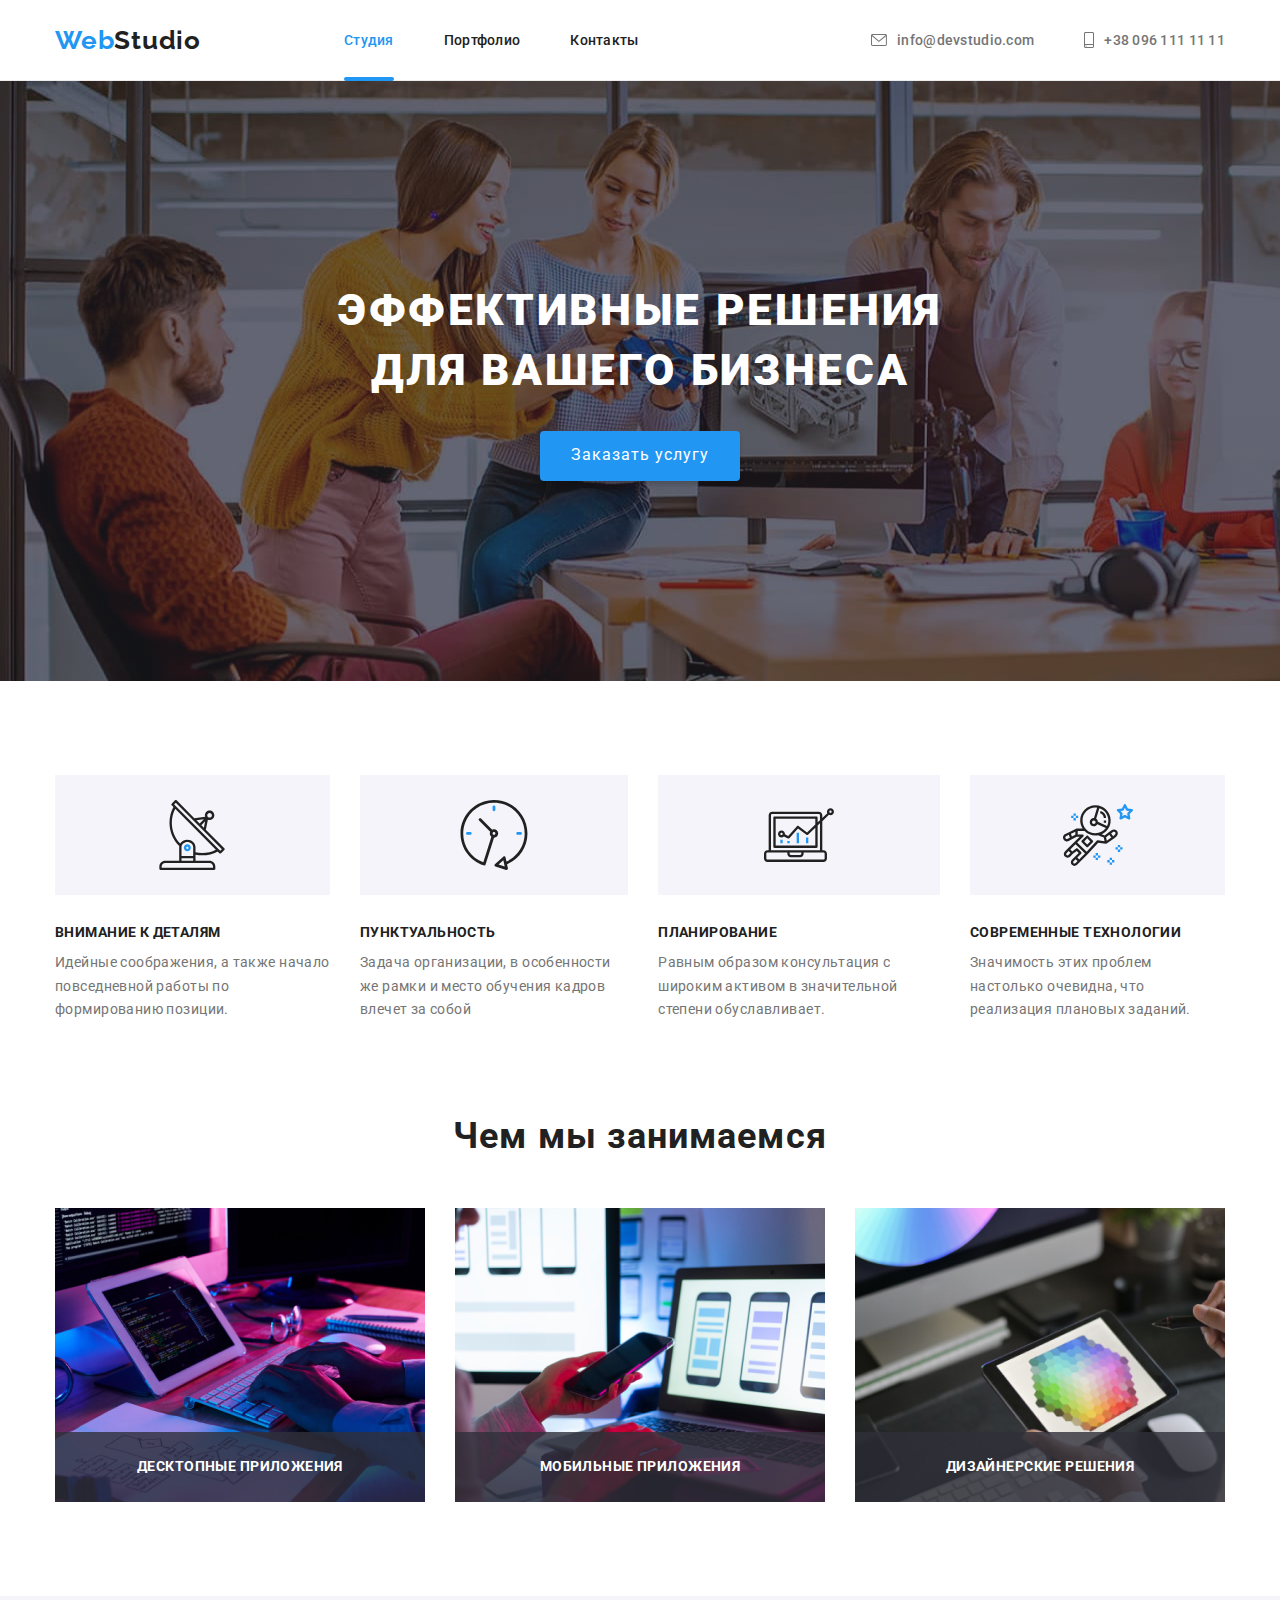
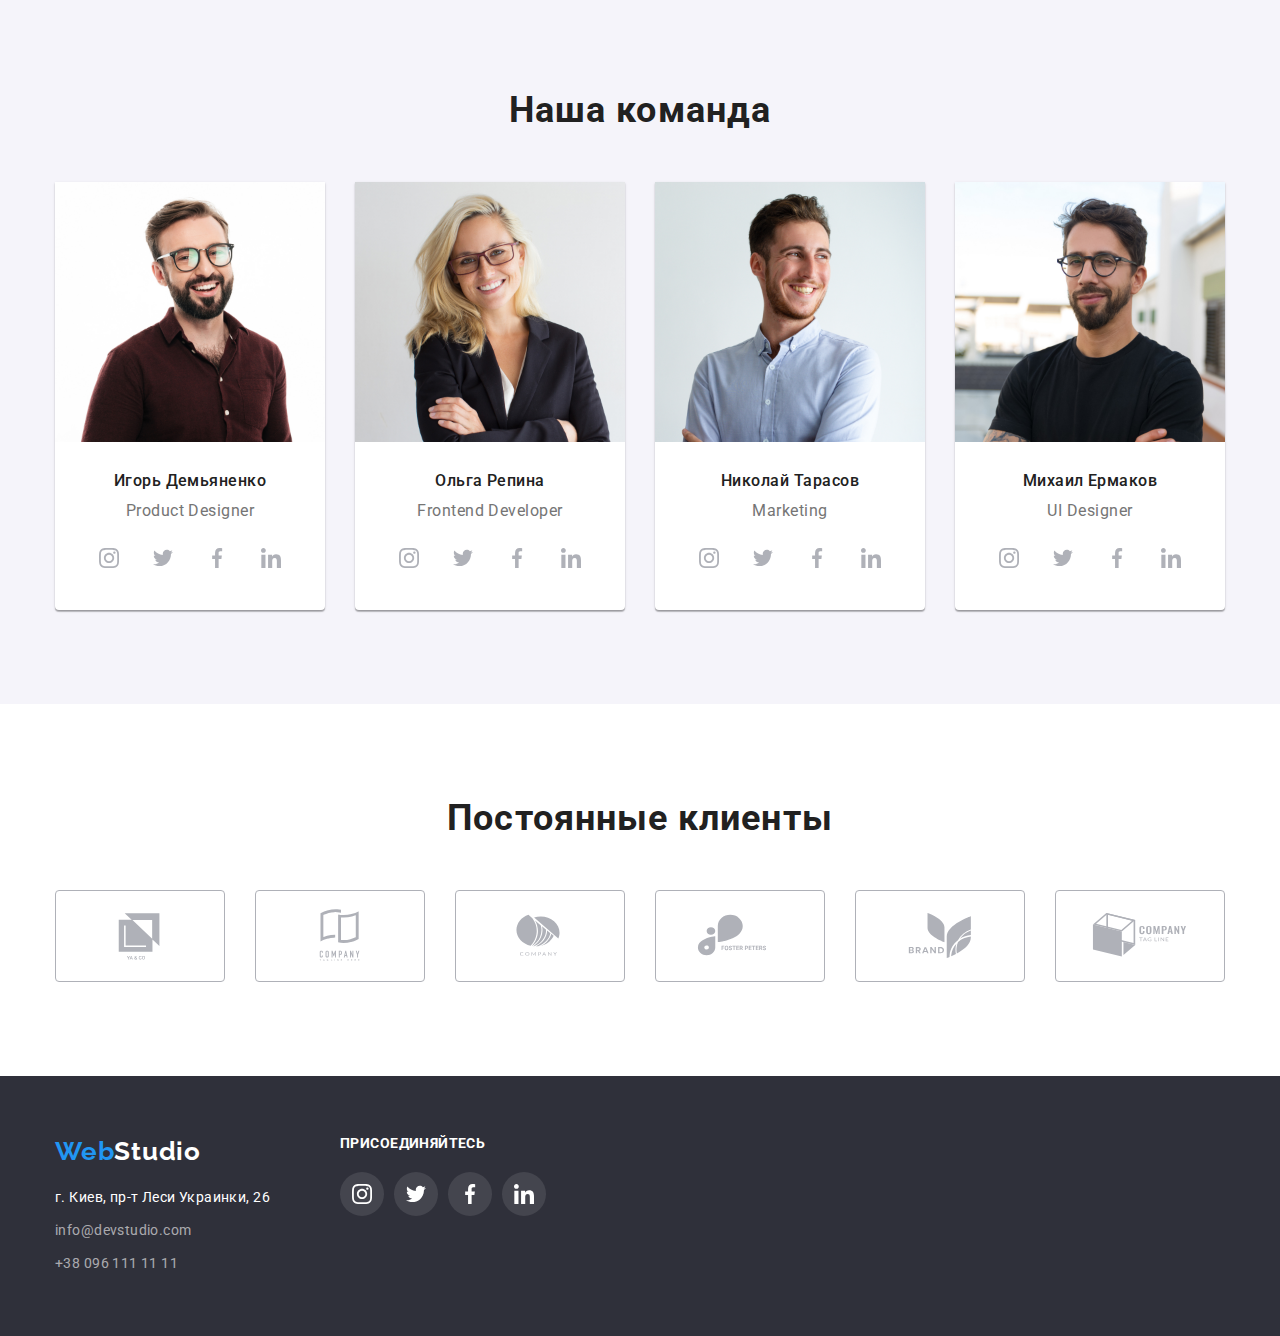
<file: index.html>
<!DOCTYPE html>
<html lang="ru">

<head>
    <meta charset="UTF-8">
    <meta http-equiv="X-UA-Compatible" content="IE=edge">
    <meta name="viewport" content="width=device-width, initial-scale=1.0">
    <link rel="preconnect" href="https://fonts.googleapis.com">
    <link rel="preconnect" href="https://fonts.gstatic.com" crossorigin>
    <link rel="stylesheet" href="https://cdnjs.cloudflare.com/ajax/libs/modern-normalize/1.1.0/modern-normalize.min.css">
    <link href="https://fonts.googleapis.com/css2?family=Raleway:wght@700&family=Roboto:wght@400;500;700;900&display=swap"rel="stylesheet">
    <title>WebStudio</title>
    <link rel="stylesheet" href="./css/index.css">
</head>

<body>
    <header class="header">
        <div class="container-header">
          <nav class="navigation">
            <a class="webstudio-header webs" href=""><span class="web-header">Web</span>Studio</a>
            <ul class="lists">
                <li class="link-list"><a class="nav-link current" href="./index.html">Студия</a></li>
                <li class="link-list"><a class="nav-link" href="./portfolio.html">Портфолио</a></li>
                <li class="link-list"><a class="nav-link"href="">Контакты</a></li>
            </ul>
          </nav>
          <ul class="contacts lists">
            <li class="contacts-list msg"><a class="header-contacts" href="mailto:info@devstudio.com"><svg class="header-icon-msg"width="16" height="12">
                                   <use href="./svg/symbol-defs.svg#icon-msg"  ></use>
                               </svg>info@devstudio.com</a></li>
            <li class="contacts-list tel"><a class="header-contacts" href="tel:+380961111111"><svg class="header-icon-tel"width="10" height="16">
                                   <use href="./svg/symbol-defs.svg#icon-tel"  ></use>
                               </svg>+38 096 111 11 11</a></li>
          </ul>
        </div>
    </header>
    <main>
        
          <section class="section-hero">
            <div class="container">
             <h1 class="hero-title">Эффективные решения для вашего бизнеса</h1>
             <button type="button" data-modal-open class="button-primary" data-modal-open >Заказать услугу</button>
             </div>
          </section>
        
        <section class=" section-one">
           <div class="container">
             <ul class="block list">
                <li class="first-section  sputnik"><a href="" class="icon-svg"><svg class="icon" width="70" height="70">
                                   <use href="./svg/symbol-defs.svg#icon-sputnik"  ></use>
                               </svg></a>
                    <h2 class="title">Внимание к деталям</h2>
                    <p class="text">Идейные соображения, а также начало повседневной работы по формированию позиции.</p>
                    
                </li>
                <li class="first-section  clock"><a href="" class="icon-svg"><svg class="icon" width="70" height="70">
                                   <use href="./svg/symbol-defs.svg#icon-clock"  ></use>
                               </svg></a>
                    <h2 class="title">Пунктуальность</h2>
                    <p class="text">Задача организации, в особенности же рамки и место обучения кадров влечет за собой</p>
                    
                </li>
                <li class="first-section  pc"><a href="" class="icon-svg"><svg class="icon" width="70" height="70">
                                   <use href="./svg/symbol-defs.svg#icon-pc"  ></use>
                               </svg></a>
                    <h2 class="title">Планирование</h2>
                    <p class="text">Равным образом консультация с широким активом в значительной степени обуславливает.</p>
                    
                </li>
                <li class="first-section  cosmo"><a href="" class="icon-svg"><svg class="icon" width="70" height="70">
                                   <use href="./svg/symbol-defs.svg#icon-cosmo"  ></use>
                               </svg></a>
                    <h2 class="title">Современные технологии</h2>
                    <p class="text ">Значимость этих проблем настолько очевидна, что реализация плановых заданий.</p>
                </li>               
             </ul>
            </div>
        </section>
        <section class="section section-image">
            <div class="container">
             <h2 class="title">Чем мы занимаемся</h2>
             <ul class="image list">
                <li class="image-list  "> <img src="./image/img.jpg"  alt="Пишем код"  class="img" width="370" height="auto"> <p class="text-img">
                   Десктопные приложения 
                </p></li>
                <li class="image-list "> <img src="./image/img(1).jpg"  alt="Настраиваем сайт" class="img" width="370" height="auto"> <p class="text-img">
                   Мобильные приложения
                </p></li>
                <li class="image-list "> <img src="./image/img(2).jpg"  alt="Дизайн сайта" class="img" width="370" height="auto"> <p class="text-img">
                   Дизайнерские решения 
                </p></li>
             </ul>
            </div>
        </section> 
        <section class="section section-team">
            <div class="container">
             <h2 class="title">Наша команда</h2>
             <ul class="team-list list">
                <li class="team">
                    <img src="./image/img(3).jpg"  alt="фото Игоря Демьяненко" class="img" width="270" height="auto">
                    <div class="team-container">
                     <h3 class="title">Игорь Демьяненко</h3>
                     <p class="text">Product Designer</p>
                     <ul class="soc-list list">
                         <li class="soc-item"><a href="" class="soc-link"><svg class="icon" width="20" height="20">
                                   <use href="./svg/symbol-defs.svg#icon-insta"  ></use>
                               </svg></a></li>
                         <li class="soc-item"><a href="" class="soc-link"><svg class="icon" width="20" height="20">
                                   <use href="./svg/symbol-defs.svg#icon-twit"  ></use>
                               </svg></a></li>
                         <li class="soc-item"><a href="" class="soc-link"><svg class="icon" width="20" height="20">
                                   <use href="./svg/symbol-defs.svg#icon-face"  ></use>
                               </svg></a></li>
                         <li class="soc-item"><a href="" class="soc-link"><svg class="icon" width="20" height="20">
                                   <use href="./svg/symbol-defs.svg#icon-in"  ></use>
                               </svg></a></li>
                     </ul>  
                    </div>               
                </li>
                <li class="team">
                    <img src="./image/img(4).jpg"  alt="фото Ольги Репина"  class="img"  width="270" height="auto">
                    <div class="team-container">
                     <h3 class="title">Ольга Репина</h3>
                     <p class="text">Frontend Developer</p>
                     <ul class="soc-list list">
                         <li class="soc-item"><a href="" class="soc-link"><svg class="icon" width="20" height="20">
                                   <use href="./svg/symbol-defs.svg#icon-insta"  ></use>
                               </svg></a></li>
                         <li class="soc-item"><a href="" class="soc-link"><svg class="icon" width="20" height="20">
                                   <use href="./svg/symbol-defs.svg#icon-twit"  ></use>
                               </svg></a></li>
                         <li class="soc-item"><a href="" class="soc-link"><svg class="icon" width="20" height="20">
                                   <use href="./svg/symbol-defs.svg#icon-face"  ></use>
                               </svg></a></li>
                         <li class="soc-item"><a href="" class="soc-link"><svg class="icon" width="20" height="20">
                                   <use href="./svg/symbol-defs.svg#icon-in"  ></use>
                               </svg></a></li>
                    </div>
                </li class="team">
                <li class="team">
                    <img src="./image/img(5).jpg"  alt="фото Николая Тарасова"  class="img"  width="270" height="auto">
                    <div class="team-container">
                     <h3 class="title">Николай Тарасов</h3>
                     <p class="text">Marketing</p>
                      <ul class="soc-list list">
                         <li class="soc-item"><a href="" class="soc-link"><svg class="icon" width="20" height="20">
                                   <use href="./svg/symbol-defs.svg#icon-insta"  ></use>
                               </svg></a></li>
                         <li class="soc-item"><a href="" class="soc-link"><svg class="icon" width="20" height="20">
                                   <use href="./svg/symbol-defs.svg#icon-twit"  ></use>
                               </svg></a></li>
                         <li class="soc-item"><a href="" class="soc-link"><svg class="icon" width="20" height="20">
                                   <use href="./svg/symbol-defs.svg#icon-face" ></use>
                               </svg></a></li>
                         <li class="soc-item"><a href="" class="soc-link"><svg class="icon" width="20" height="20">
                                   <use href="./svg/symbol-defs.svg#icon-in"  ></use>
                               </svg></a></li>
                    </div>
                </li>
                <li class="team">
                    <img src="./image/img(6).jpg"  alt="фото Михаила Ермакова"  class="img" width="270" height="auto">
                    <div class="team-container">
                     <h3 class="title">Михаил Ермаков</h3>
                     <p class="text">UI Designer</p>
                      <ul class="soc-list list">
                         <li class="soc-item"><a href="" class="soc-link"><svg class="icon" width="20" height="20">
                                   <use href="./svg/symbol-defs.svg#icon-insta"  ></use>
                               </svg></a></li>
                         <li class="soc-item"><a href="" class="soc-link"><svg class="icon" width="20" height="20">
                                   <use href="./svg/symbol-defs.svg#icon-twit"  ></use>
                               </svg></a></li>
                         <li class="soc-item"><a href="" class="soc-link"><svg class="icon" width="20" height="20">
                                   <use href="./svg/symbol-defs.svg#icon-face"  ></use>
                               </svg></a></li>
                         <li class="soc-item"><a href="" class="soc-link"><svg class="icon" width="20" height="20">
                                   <use href="./svg/symbol-defs.svg#icon-in"  ></use>
                               </svg></a></li>
                    </div>
                </li>
             </ul>
            </div>
        </section>
        <section class="section section-client">
            <div class="container">
                <h2 class="title">Постоянные клиенты</h2>
                <ul class="client-list list">
                    <li class="client-item"><a href="" class="client-link"><svg class="icon" width="106" height="60">
                                   <use href="./svg/symbol-defs.svg#icon-logo"  ></use>
                               </svg></a></li>
                    <li class="client-item"><a href="" class="client-link"><svg class="icon" width="106" height="60">
                                   <use href="./svg/symbol-defs.svg#icon-logo1"  ></use>
                               </svg></a></li>
                    <li class="client-item"><a href="" class="client-link"><svg class="icon" width="106" height="60">
                                   <use href="./svg/symbol-defs.svg#icon-logo3"  ></use>
                               </svg></a></li>
                    <li class="client-item"><a href="" class="client-link"><svg class="icon" width="106" height="60">
                                   <use href="./svg/symbol-defs.svg#icon-logo4" ></use>
                               </svg></a></li>
                    <li class="client-item"><a href="" class="client-link"><svg class="icon" width="106" height="60">
                                   <use href="./svg/symbol-defs.svg#icon-logo5"  ></use>
                               </svg></a></li>
                    <li class="client-item"><a href="" class="client-link"><svg class="icon" width="106" height="60">
                                   <use href="./svg/symbol-defs.svg#icon-logo6"  ></use>
                               </svg></a></li>
                </ul>
            </div>

        </section>
    </main>
    <footer class="footer">
        <div class="container-footer">
         <section class="footer-first">
          <a  class="webstudio-footer" href=""><span class="web-footer">Web</span>Studio</a>
          <address>
            <ul class="footer-list ">
                <li class="footer-item"><a class="address" href="https://www.google.com/maps/place/%D0%B1%D1%83%D0%BB%D1%8C%D0%B2%D0%B0%D1%80+%D0%9B%D0%B5%D1%81%D1%96+%D0%A3%D0%BA%D1%80%D0%B0%D1%97%D0%BD%D0%BA%D0%B8,+26,+%D0%9A%D0%B8%D1%97%D0%B2,+02000/@50.4265807,30.5361971,17z/data=!3m1!4b1!4m5!3m4!1s0x40d4cf0e033ecbe9:0x57a4dffefec77da0!8m2!3d50.4265807!4d30.5383858"
                        target="_blank" rel="noopener noreferrer">г. Киев, пр-т Леси Украинки, 26</a></li>
                <li class="footer-item"><a class="footer-contacts contact" href="mailto:info@devstudio.com">info@devstudio.com</a></li>
                <li class="footer-item"><a class="footer-contacts contact" href="tel:+380961111111">+38 096 111 11 11</a></li>
            </ul>
          </address>
         </section>
        <section class="social">
            <h2 class="title-footer">Присоединяйтесь </h2>
            <ul class="soc-list-footer list">
                         <li class="soc-item-footer"><a href="" class="soc-link-footer"><svg class="icon-footer"" width="20" height="20">
                                   <use href="./svg/symbol-defs.svg#icon-insta"  ></use>
                               </svg></a></li>
                         <li class="soc-item-footer"><a href="" class="soc-link-footer"><svg class="icon-footer" width="20" height="20">
                                   <use href="./svg/symbol-defs.svg#icon-twit"  ></use>
                               </svg></a></li>
                         <li class="soc-item-footer"><a href="" class="soc-link-footer"><svg class="icon-footer" width="20" height="20">
                                   <use href="./svg/symbol-defs.svg#icon-face"  ></use>
                               </svg></a></li>
                         <li class="soc-item-footer"><a href="" class="soc-link-footer"><svg class="icon-footer" width="20" height="20">
                                   <use href="./svg/symbol-defs.svg#icon-in"  ></use>
                               </svg></a></li>
        </section>
        </div>
    </footer>
    <div data-modal  class="beckdrop is-hidden" data-modal >
        <div class="modal" >
            <button type="button"  class="close-modal" data-modal-close ><svg class="icon-cloce" width="11" height="11">
                                   <use href="./svg/symbol-defs.svg#icon-close"  ></use>
                               </svg></button>
                            </div>
    </div>
     <script src="./js/madal.js"></script>
</body>

</html>
</file>
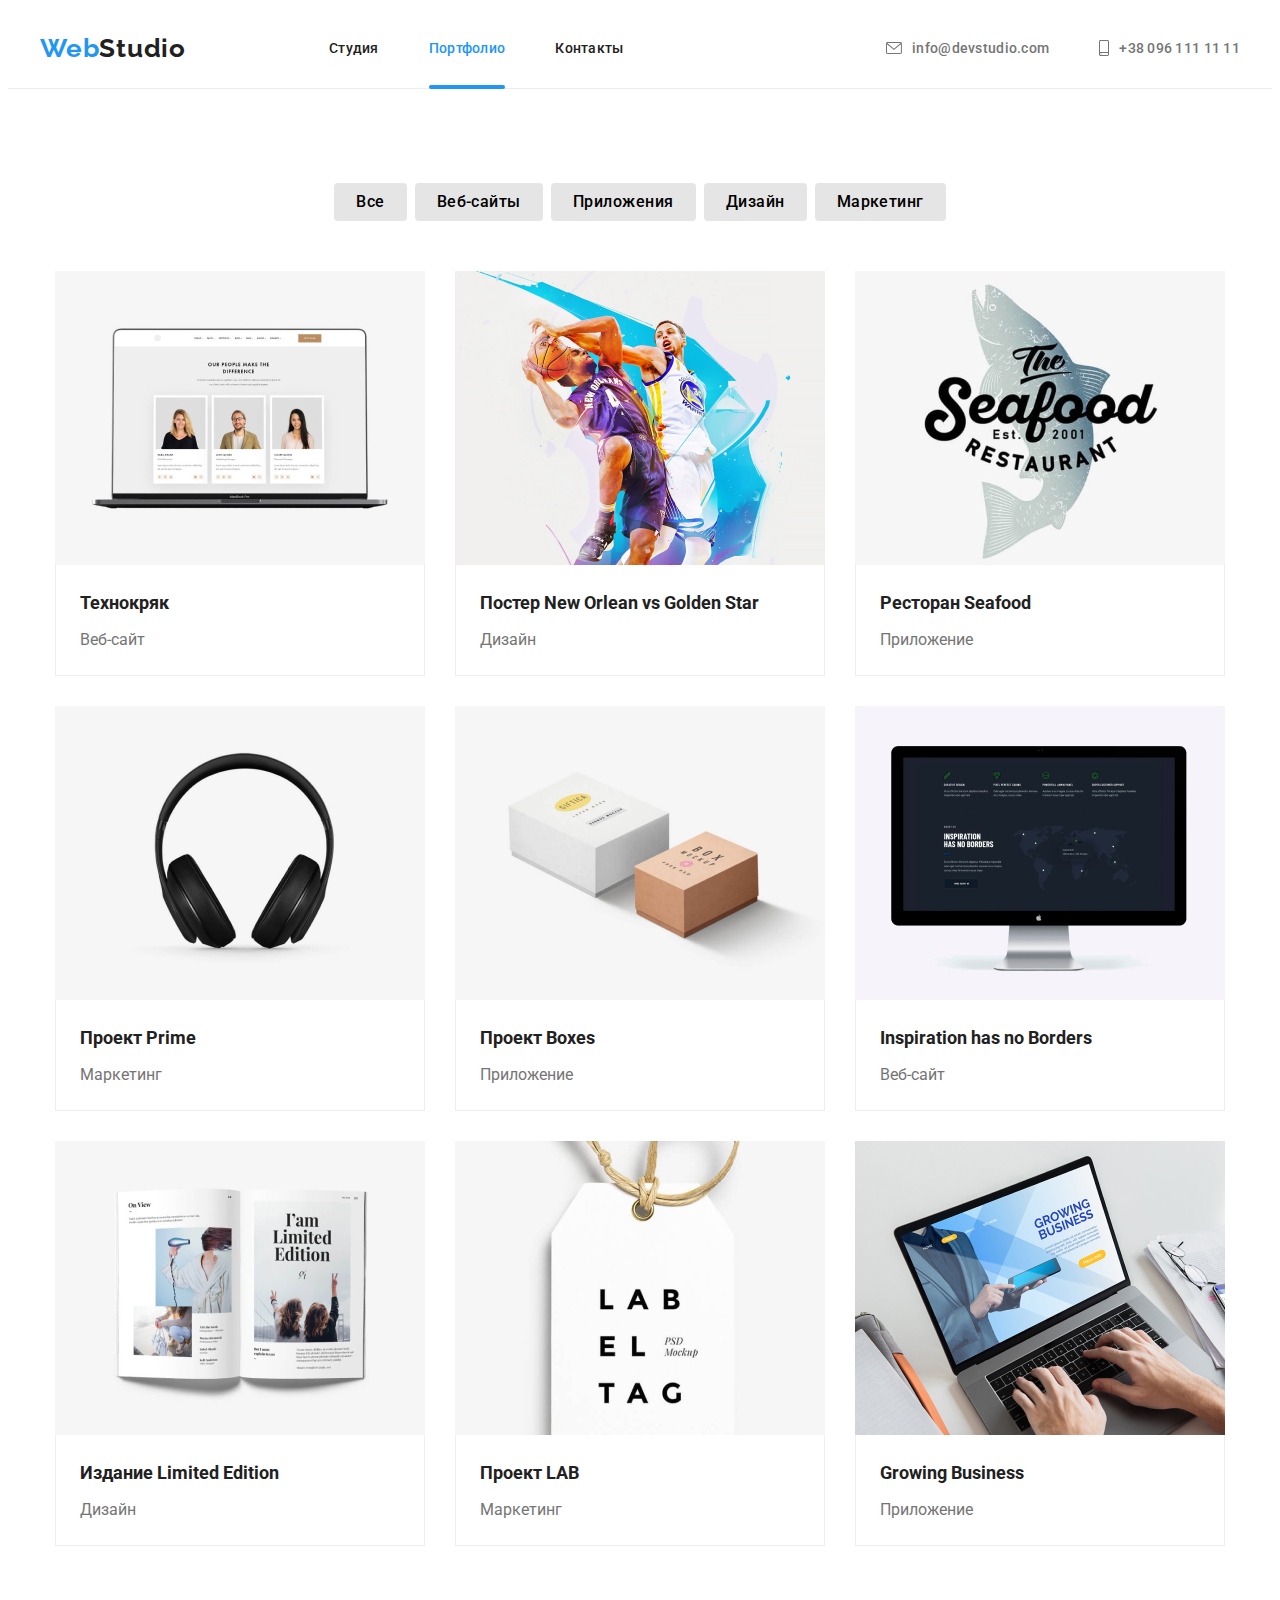
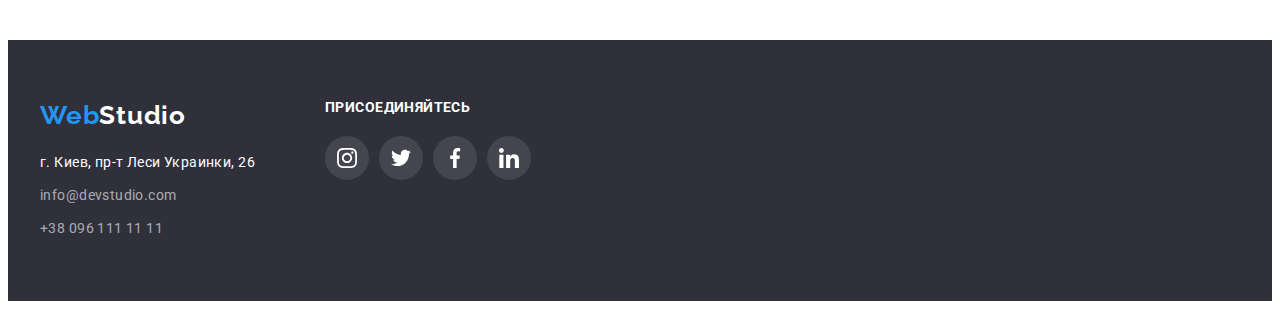
<file: portfolio.html>
<!DOCTYPE html>
<html lang="ru">

<head>
    <meta charset="UTF-8">
    <meta http-equiv="X-UA-Compatible" content="IE=edge">
    <meta name="viewport" content="width=device-width, initial-scale=1.0">
    <link rel="preconnect" href="https://fonts.googleapis.com">
    <link rel="preconnect" href="https://fonts.gstatic.com" crossorigin>
    <link href="https://fonts.googleapis.com/css2?family=Raleway:wght@700&family=Roboto:wght@400;500;700;900&display=swap"rel="stylesheet">
    <title>Portfolio</title>
    <link rel="stylesheet" href="./css/index.css">
</head>

<body>
    <header class="header">
        <div class="container-header">
          <nav class="navigation">
            <a class="webstudio-header webs" href=""><span class="web-header">Web</span>Studio</a>
            <ul class="lists">
                <li class="link-list"><a class="nav-link " href="./index.html">Студия</a></li>
                <li class="link-list"><a class="nav-link current" href="./portfolio.html">Портфолио</a></li>
                <li class="link-list"><a class="nav-link"href="">Контакты</a></li>
            </ul>
          </nav>
          <ul class="contacts lists">
            <li class="contacts-list msg"><a class="header-contacts" href="mailto:info@devstudio.com"><svg class="header-icon-msg"width="16" height="12">
                                   <use href="./svg/symbol-defs.svg#icon-msg"  ></use>
                               </svg>info@devstudio.com</a></li>
            <li class="contacts-list tel"><a class="header-contacts" href="tel:+380961111111"><svg class="header-icon-tel"width="10" height="16">
                                   <use href="./svg/symbol-defs.svg#icon-tel"  ></use>
                               </svg>+38 096 111 11 11</a></li>
          </ul>
        </div>
    </header>
    <main>
        
         <h1 class="title-portf">Портфолио</h1>
         <section class="main-content">
            <div class="container">
             <ul class="button-list list">
                <li class="buttons-li"><button type="button" class="buttons">Все</button> </li>
                <li class="buttons-li"><button type="button" class="buttons">Веб-сайты </button></li>
                <li class="buttons-li"><button type="button" class="buttons">Приложения </button></li>
                <li class="buttons-li"><button type="button" class="buttons">Дизайн </button></li>
                <li class="buttons-li"><button type="button" class="buttons">Маркетинг </button></li>
             </ul>
             <ul class="portfolio list">
                <li class="portfolio-list">
                    <a class="portfolio-link" href="">
                     <div class="thumb-text">
                      <img class="portfolio-img" src="./image/img1.jpg" class="img" alt="Фото" width="370" >
                      <p class="image-text">
                          Ресурс предлагает комплексные предложения с разным уровнем функционала и сервисов. 
                          Все это позволит посетителю получить исчерпывающие сведения о компании или частном лице.
                      </p> 
                     </div>
                     <div class="card-set">
                     <h2 class="portfolio-title">Технокряк</h2>
                     <p class="portfolio-text">Веб-сайт</p>
                     </div>
                    </a>

                </li>
                <li class="portfolio-list">
                    <a class="portfolio-link" href="">
                     <div class="thumb-text">
                      <img class="portfolio-img" src="./image/img2.jpg" class="img" alt="Фото" width="370" >
                      <p class="image-text">
                          Ресурс предлагает комплексные предложения с разным уровнем функционала и сервисов. 
                          Все это позволит посетителю получить исчерпывающие сведения о компании или частном лице.
                      </p> 
                     </div>
                     <div class="card-set">
                     <h2 class="portfolio-title">Постер New Orlean vs Golden Star</h2>
                     <p class="portfolio-text">Дизайн</p>
                     </div>
                    </a>
                </li>
                <li class="portfolio-list">
                    <a class="portfolio-link" href="">
                     <div class="thumb-text">
                      <img class="portfolio-img" src="./image/img3.jpg" class="img" alt="Фото" width="370" >
                      <p class="image-text">
                          Ресурс предлагает комплексные предложения с разным уровнем функционала и сервисов. 
                          Все это позволит посетителю получить исчерпывающие сведения о компании или частном лице.
                      </p> 
                     </div>
                     <div class="card-set">
                     <h2 class="portfolio-title">Ресторан Seafood</h2>
                     <p class="portfolio-text">Приложение</p>
                     </div>
                    </a>
                </li>
                <li class="portfolio-list">
                    <a class="portfolio-link" href="">
                     <div class="thumb-text">
                      <img class="portfolio-img" src="./image/img4.jpg" class="img" alt="Фото" width="370" >
                      <p class="image-text">
                          Ресурс предлагает комплексные предложения с разным уровнем функционала и сервисов. 
                          Все это позволит посетителю получить исчерпывающие сведения о компании или частном лице.
                      </p> 
                     </div>
                     <div class="card-set">
                     <h2 class="portfolio-title">Проект Prime</h2>
                     <p class="portfolio-text">Маркетинг</p>
                     </div>
                    </a>  
                </li>
                <li class="portfolio-list">
                    <a class="portfolio-link" href="">
                     <div class="thumb-text">
                      <img class="portfolio-img" src="./image/img5.jpg" class="img" alt="Фото" width="370" >
                      <p class="image-text">
                          Ресурс предлагает комплексные предложения с разным уровнем функционала и сервисов. 
                          Все это позволит посетителю получить исчерпывающие сведения о компании или частном лице.
                      </p> 
                     </div>
                     <div class="card-set">
                     <h2 class="portfolio-title">Проект Boxes</h2>
                     <p class="portfolio-text">Приложение</p>
                     </div>
                    </a>
                </li>
                <li class="portfolio-list">
                    <a class="portfolio-link" href="">
                     <div class="thumb-text">
                      <img class="portfolio-img" src="./image/img6.jpg" class="img" alt="Фото" width="370" >
                      <p class="image-text">
                          Ресурс предлагает комплексные предложения с разным уровнем функционала и сервисов. 
                          Все это позволит посетителю получить исчерпывающие сведения о компании или частном лице.
                      </p> 
                     </div>
                     <div class="card-set">
                     <h2 class="portfolio-title">Inspiration has no Borders</h2>
                     <p class="portfolio-text">Веб-сайт</p>
                     </div>
                    </a>
               </li>
                <li class="portfolio-list">
                    <a class="portfolio-link" href="">
                     <div class="thumb-text">
                      <img class="portfolio-img" src="./image/img7.jpg" class="img" alt="Фото" width="370" >
                      <p class="image-text">
                          Ресурс предлагает комплексные предложения с разным уровнем функционала и сервисов. 
                          Все это позволит посетителю получить исчерпывающие сведения о компании или частном лице.
                      </p> 
                     </div>
                     <div class="card-set">
                     <h2 class="portfolio-title">Издание Limited Edition</h2>
                     <p class="portfolio-text">Дизайн</p>
                     </div>
                    </a>
               </li>
                <li class="portfolio-list">
                    <a class="portfolio-link" href="">
                     <div class="thumb-text">
                      <img class="portfolio-img" src="./image/img8.jpg" class="img" alt="Фото" width="370" >
                      <p class="image-text">
                          Ресурс предлагает комплексные предложения с разным уровнем функционала и сервисов. 
                          Все это позволит посетителю получить исчерпывающие сведения о компании или частном лице.
                      </p> 
                     </div>
                     <div class="card-set">
                     <h2 class="portfolio-title">Проект LAB</h2>
                     <p class="portfolio-text">Маркетинг</p>
                     </div>
                    </a>
                </li>
                <li class="portfolio-list">
                    <a class="portfolio-link" href="">
                     <div class="thumb-text">
                      <img class="portfolio-img" src="./image/img9.jpg" class="img" alt="Фото" width="370" >
                      <p class="image-text">
                          Ресурс предлагает комплексные предложения с разным уровнем функционала и сервисов. 
                          Все это позволит посетителю получить исчерпывающие сведения о компании или частном лице.
                      </p> 
                     </div>
                     <div class="card-set">
                     <h2 class="portfolio-title">Growing Business</h2>
                     <p class="portfolio-text">Приложение</p>
                     </div>
                    </a>
                </li> 
             </ul>
            </div>
         </section>
        
    </main>
   <footer class="footer">
        <div class="container-footer">
         <section class="footer-first">
          <a  class="webstudio-footer" href=""><span class="web-footer">Web</span>Studio</a>
          <address>
            <ul class="footer-list ">
                <li class="footer-item"><a class="address" href="https://www.google.com/maps/place/%D0%B1%D1%83%D0%BB%D1%8C%D0%B2%D0%B0%D1%80+%D0%9B%D0%B5%D1%81%D1%96+%D0%A3%D0%BA%D1%80%D0%B0%D1%97%D0%BD%D0%BA%D0%B8,+26,+%D0%9A%D0%B8%D1%97%D0%B2,+02000/@50.4265807,30.5361971,17z/data=!3m1!4b1!4m5!3m4!1s0x40d4cf0e033ecbe9:0x57a4dffefec77da0!8m2!3d50.4265807!4d30.5383858"
                        target="_blank" rel="noopener noreferrer">г. Киев, пр-т Леси Украинки, 26</a></li>
                <li class="footer-item"><a class="footer-contacts contact" href="mailto:info@devstudio.com">info@devstudio.com</a></li>
                <li class="footer-item"><a class="footer-contacts contact" href="tel:+380961111111">+38 096 111 11 11</a></li>
            </ul>
          </address>
         </section>
        <section class="social">
            <h2 class="title-footer">Присоединяйтесь </h2>
            <ul class="soc-list-footer list">
                         <li class="soc-item-footer"><a href="" class="soc-link-footer"><svg class="icon-footer" width="20" height="20">
                                   <use href="./svg/symbol-defs.svg#icon-insta"  ></use>
                               </svg></a></li>
                         <li class="soc-item-footer"><a href="" class="soc-link-footer"><svg class="icon-footer" width="20" height="20">
                                   <use href="./svg/symbol-defs.svg#icon-twit"  ></use>
                               </svg></a></li>
                         <li class="soc-item-footer"><a href="" class="soc-link-footer"><svg class="icon-footer" width="20" height="20">
                                   <use href="./svg/symbol-defs.svg#icon-face"  ></use>
                               </svg></a></li>
                         <li class="soc-item-footer"><a href="" class="soc-link-footer"><svg class="icon-footer" width="20" height="20">
                                   <use href="./svg/symbol-defs.svg#icon-in"  ></use>
                               </svg></a></li>
        </section>
        </div>
    </footer>
</body>

</html>
</file>
<file: css/index.css>
/* ul  {
    display: flex;
    list-style: none;
} */
 /* колір при hover: #2196F3; */
 /* колір заголовка rgba(33, 33, 33, 1);
 */
 /* колір тексту background: #757575; */
 /* колір контактів background: rgba(255, 255, 255, 0.6); */


 :root{
     --primeary-color-text:#212121;
     --secondary-color-text:#757575;
     --buttons-color:#2196F3;
     --primeary-beckground-color:#E5E5E5;
     --secondary-beckgrond-color:#fff;
     --footer-beckground-color:#2F303A;
     --bgc:#F5F4FA;
 }
 /* list */
 /* .lists header */
 
.list{
  list-style: none;
  margin: 0;
  padding: 0;
  /* display: flex; */
}
 
   

body {
   background-color: var(--secondary-beckgrond-color);
   color:var(--secondary-color-text);
   font-family: 'Roboto', sans-serif;
  
}



/* header *//* header *//* header *//* header *//* header *//* header *//* header */
/* header *//* header *//* header *//* header *//* header *//* header */
/* header *//* header *//* header *//* header *//* header *//* header */



.header{
    
    background-color: var(--secondary-beckgrond-color);
    border-bottom: 1px solid #ECECEC;
}


.lists{
      list-style: none;
      display: flex;
      padding:  0px;
      margin: 0px;
    
 }


.container-header{
      width: 1200px;
   margin-left: auto;
   margin-right: auto;
   padding-left: 15px;
   padding-right: 15px;
    display: flex;
}



.navigation{
    display: flex;
    align-items: center;
 }



.contacts{
    display: flex;
    
    margin-left: auto;
    padding: 0px;
       transition:
    color 250ms cubic-bezier(0.4, 0, 0.2, 1),
    fill 250ms cubic-bezier(0.4, 0, 0.2, 1) ;
}



.contacts-list:last-child{
    margin-left: 50px;
    
}


.webstudio-header{
    font-family: 'Raleway';
font-style: normal;
font-weight: 700;
font-size: 26px;
line-height: 1.19;
letter-spacing: 0.03em;
color: var(--primeary-color-text);
text-decoration:none ;
margin-right: 93px ;

}



.web-header{
    color:var(--buttons-color);
}



/* nav ul li  */
.link-list{
    margin-left:50px ;
    position: inherit;

}


.nav-link{
    display:block;
    padding-top: 32px;
    padding-bottom: 32px;
    font-weight: 500;
    font-size: 14px;
    line-height: 1.142;
    letter-spacing: 0.02em;
    color: var(--primeary-color-text);  
    text-decoration:none ; 
    /* color: var(--buttons-color);  */
    transition: color 250ms cubic-bezier(0.4, 0, 0.2, 1) ;
}



.nav-link.current{
  color: var(--buttons-color);  
  position: relative;

}



.nav-link:hover,
.nav-link:focus {
  color: var(--buttons-color);
  
}




.nav-link.current::after{
    content: "";
    position: absolute;
    bottom: -1px;
  /* margin-bottom: 32px; */
    display: block;
    background: #2196F3;
border-radius: 2px;
width: 100%;
height: 4px;

}




.header-contacts{
    display:flex;
    align-items: center;
 padding: 32px 0px;
font-weight: 500;
font-size: 14px;
line-height: 1.142;
letter-spacing: 0.02em;
color:var(--secondary-color-text);
text-decoration:none ;
   transition:
    color 250ms cubic-bezier(0.4, 0, 0.2, 1),
   ;
}




.contacts-list{
    /* fill: #757575; */
    justify-items: center;
    justify-content: center;
    align-items: center;
    display: inline-flex;
}



.header-icon-msg{
    fill: currentColor; 
 /* padding-top: -1px; */
 margin-right: 10px;
/* height: 12px;
width: 16px; */
}



.header-icon-tel{
    fill: currentColor; 
 margin-right: 10px;
height: 16px;
width: 10px;

}



/*---------------------- hero------------------- */
/*---------------------- hero------------------- */
/*---------------------- hero------------------- */




.section-hero{
background: var(--footer-beckground-color);
background-image:
 linear-gradient(
rgba(47, 48, 58, 0.4), 
rgba(47, 48, 58, 0.4)),
 url(../image/hero.jpg);
text-align: center;
padding-top: 200px;
padding-bottom: 200px;
margin-right: auto;
margin-left: auto;
max-width: 1600px;
 background-repeat: no-repeat;
 
}


.container{
    width: 1200px;
    margin-left: auto;
   margin-right: auto;
   padding-left: 15px;
   padding-right: 15px;
    
 }


.hero-title{
width: 696px;
margin: 0 auto 30px;
text-align: center;
font-weight: 900;
font-size: 44px;
line-height: 1.36;
/* or 136% */
letter-spacing: 0.06em;
text-transform: uppercase;
color: var(--secondary-beckgrond-color);
}



.button-primary{
justify-content: center;
background-color: var(--buttons-color);
color: var(--secondary-beckgrond-color);
cursor: pointer;
width: 200px;
height: 50px;
box-shadow: 0px 4px 4px rgba(0, 0, 0, 0.15);
border-radius: 4px;
letter-spacing: 0.06em;
border: none;
 transition:  250ms cubic-bezier(0.4, 0, 0.2, 1) ;
 transition-property:background-color color box-shadow;
}



.button-primary:hover,
.button-primary:focus{
background-color: #188ce8;

}




/* --------------------.first-section-------------------- */
/* --------------------.first-section-------------------- */
/* --------------------.first-section-------------------- */


.section-one{
   padding-top: 94px;
}


.block{
    display: flex;
}


.first-section > .title{
    margin: 0;
     margin-bottom: 10px;
font-weight: 700;
font-size: 14px;
line-height: 1.14;
letter-spacing: 0.03em;
text-transform: uppercase;
color: var(--primeary-color-text);
}


.first-section .text{
    margin: 0;
    padding: 0;
   
font-weight: 400;
font-size: 14px;
line-height: 1.71;
letter-spacing: 0.03em;
color: var(--secondary-color-text);
}


.first-section:not(:last-child){
    margin-right: 30px;
   
}




.icon-svg{
display: block;
height: 120px;
background-color: #F5F4FA;
margin-bottom: 30px;
 display:flex;
    justify-content: center;
    align-items: center;
}

/* .icon{
     display:flex;
    justify-content: center;
    align-items: center;
    display: block;
height: 120px;
background-color: #F5F4FA;
margin-bottom: 30px;
 display:flex;
    justify-content: center;
    align-items: center;
} */


/*-------------------- section ---------------*/
/*-------------------- section -------------*/
/*-------------------- section-------------- */

.section .title{
    margin: 0;
    padding: 0;
    margin-bottom: 50px;
font-weight: 700;
font-size: 36px;
line-height: 1.16;
text-align: center;
letter-spacing: 0.03em;
color: var(--primeary-color-text);
}


.section .text{
font-weight: 400;
font-size: 16px;
line-height: 1.18;
text-align: center;
letter-spacing: 0.03em;
color: var(--secondary-color-text);
}


.img{
    display:block; 
    width:100%; 
    height:auto; 
}


.image{
display:block; 
display: flex;
justify-content: center;
}

.image-list{
    position: relative;

}

.text-img{
   
    position: absolute;
    padding: 0;
    margin: 0;
    bottom: 0;
    left: 0;

    width: 100%;
    height: 70px;


    background: rgba(47, 48, 58, 0.8);
    font-weight: 700;
    font-size: 14px;
    line-height: 1.14;
    letter-spacing: 0.03em;
    text-transform: uppercase;

    color: var(--secondary-beckgrond-color);
    display: flex;
    justify-content: center;
    align-items: center;
    
}



.image-list:not(:last-child){
margin-right: 30px;
}


.section-image{
 padding-top: 94px;
padding-bottom: 94px;
}




/* ----------------------------section-team--------------------- */
/* ----------------------------section-team--------------------- */
/* ----------------------------section-team--------------------- */




.section-team{
padding-top: 94px;
padding-bottom: 94px;
    background-color:var(--bgc) ;
}


.team-list{
    display: flex;

}


.team{
   background: var(--secondary-beckgrond-color);
box-shadow: 0px 1px 3px rgba(0, 0, 0, 0.12), 0px 1px 1px rgba(0, 0, 0, 0.14), 0px 2px 1px rgba(0, 0, 0, 0.2);
border-radius: 0px 0px 4px 4px;
}



.team:not(:last-child){
    margin-right: 30px;
}



.team .title{
    margin: 0;
    padding: 0;
    margin-bottom: 10px;
font-weight: 500;
font-size: 16px;
line-height: 1.18;
text-align: center;
letter-spacing: 0.03em;
color: var(--primeary-color-text);

}



.team .text{
    margin: 0;
    padding: 0;
font-weight: 400;
font-size: 16px;
line-height: 19px;
text-align: center;
letter-spacing: 0.03em;
color: var(--secondary-color-text);
margin-bottom: 16px;
}



.team-container{
    padding: 30px 0px;
}


.soc-list{
    display: flex;
    justify-content: center;
   
}

.soc-item:not(:last-child){
   margin-right:10px;

}

 

.soc-link{
/* 
    fill: #AFB1B8;; */
    border-radius: 50%;
     height: 44px;
    width: 44px;
    display:flex;
    justify-content: center;
    align-items: center;
     transition: background-color 250ms cubic-bezier(0.4, 0, 0.2, 1);
}

.icon{
 fill: #AFB1B8;
  
 /* padding: 12px; */
}



/* .soc-link:hover,
.soc-link:focus, */

.soc-link:hover>.icon,
.soc-link:focus>.icon{
    /* background-color: var(--buttons-color); */
    fill: var(--secondary-beckgrond-color);
}
.soc-link:focus,
.soc-link:hover{
      background-color: var(--buttons-color);
}



/* company *//* company *//* company *//* company *//* company *//* company */
/* company *//* company *//* company *//* company *//* company *//* company *//* company */
/* company *//* company *//* company *//* company *//* company *//* company */



.section-client{
    padding-top: 94px;
    padding-bottom: 94px;
}
.client-list{
    display: flex;
     justify-content: center;
     
}



.client-item{
    width: 170px;
    height: 92px;
    /* border: 1px solid #AFB1B8;
border-radius: 4px; */
margin-right: 30px;
fill:#AFB1B8; ;
}


.client-item:last-child{
    margin-right: 0;
}

.client-link{
       border: 1px solid #AFB1B8;
    border-radius: 4px;
    /* fill:#AFB1B8;  */
    width: 100%;
    height: 100%;
    display:flex;
    justify-content: center;
    align-items: center;
      transition: 
     border-color 250ms cubic-bezier(0.4, 0, 0.2, 1) ;
}

.client-link:hover,
.client-link:focus{
  border-color: var(--buttons-color);
}

.client-link:focus >.icon,
.client-link:hover >.icon{
   
    fill:  var(--buttons-color);
   
  
}



   
/* ------------------------.Portfolio-------------------------- */
/*---------------------------- Portfolio-------------------------- */
/*---------------------------- Portfolio-------------------------- */
/*---------------------------- Portfolio-------------------------- */


.main-content{
    padding-bottom: 94px;
    padding-top: 94px;
}
.title-portf{
     position: absolute; 
  width: 1px; 
  height: 1px; 
  margin: -1px; 
  border: 0; 
  padding: 0; 
  white-space: nowrap; 
  clip-path: inset(100%); 
  clip: rect(0 0 0 0); 
  overflow: hidden ;
}



/* buttons *//* buttons *//* buttons *//* buttons *//* buttons *//* buttons */
/* buttons *//* buttons *//* buttons *//* buttons *//* buttons *//* buttons */
/* buttons *//* buttons *//* buttons *//* buttons *//* buttons *//* buttons */




.button-list {
margin-bottom: 50px;
outline: invert;
display: flex;
justify-content: center;
}
.buttons {
    border: 0;
    padding: 6px 22px;
   background: var(--primeary-beckground-color);
   border-radius: 4px;
   cursor: pointer;
   font-weight: 500;
   font-size: 16px;
   line-height: 1.62;   
   text-align: center;
   letter-spacing: 0.03em;
   font-family: inherit;

}

.buttons-li{
        transition: background-color 250ms cubic-bezier(0.4, 0, 0.2, 1),
    color 250ms cubic-bezier(0.4, 0, 0.2, 1),
    box-shadow 250ms cubic-bezier(0.4, 0, 0.2, 1) ;
}

.buttons-li:not(:last-child){
    margin-right: 8px;
}
.buttons-li :hover,
.buttons-li :focus {
  background-color: var(--buttons-color);
  color: var(--secondary-beckgrond-color);
  box-shadow: 0px 3px 1px rgba(0, 0, 0, 0.1), 0px 1px 2px rgba(0, 0, 0, 0.08), 0px 2px 2px rgba(0, 0, 0, 0.12);
border-radius: 4px;

}



.portfolio {
    margin: 0;
    padding: 0;
justify-content: center;
    display: flex;
flex-wrap: wrap;

}


.portfolio-list {
margin: 0px ;
display: block;
padding: 0px;
  background:var(--secondary-beckgrond-color);

}

.portfolio-link{
    display: block;
    
    text-decoration:none ;
    color: var(--secondary-color-text);
    cursor: pointer;
   transition:
    box-shadow 250ms cubic-bezier(0.4, 0, 0.2, 1) ;
}
.portfolio-link:hover,
.portfolio-link:focus{
    box-shadow: 0px 1px 1px rgba(0, 0, 0, 0.12), 0px 4px 4px rgba(0, 0, 0, 0.06), 1px 4px 6px rgba(0, 0, 0, 0.16);
    
   
}


.portfolio-list:nth-child(-n + 6){
    margin-bottom: 30px;
}
.portfolio-list:not(:nth-child(3n)){
    margin-right: 30px;
}

.thumb-text{
    position: relative;
       width:100%;
    height: 100%;
    overflow: hidden;
}
.image-text{
    position: absolute;
    top: 0;
    transform: translateY(100%);
    padding: 63px 24px;
    margin: 0;
 
    font-weight: 400;
font-size: 18px;
line-height: 1.56;
letter-spacing: 0.03em;

color: var(--secondary-beckgrond-color);
background: rgba(33, 150, 243, 0.9);
/* opacity: 0; */

  transition:
    transform 250ms cubic-bezier(0.4, 0, 0.2, 1);
}

.portfolio-link:hover .image-text,
.portfolio-link:focus .image-text{
    transform: translateY(0%);

  
}




.card-set{
padding: 20px 24px;

border-right: 1px solid #eeeeee; 
border-bottom: 1px solid #eeeeee;
border-left: 1px solid #eeeeee;
}
.portfolio-title {
    margin: 0;
    margin-bottom: 4px;
    padding: 0;
  font-weight: 700;
  font-size: 18px;
  line-height: 2;
  color: var(--primeary-color-text);
}
.portfolio-text {
margin: 0;
 padding: 0;
  font-size: 16px;
  line-height: 1.875;
}

.portfolio-img{
    display:block;
     width:100%; 
     height:auto;
}



/* footer *//* footer *//* footer *//* footer *//* footer *//* footer *//* footer */
/* footer *//* footer *//* footer *//* footer *//* footer *//* footer *//* footer */
/* footer *//* footer *//* footer *//* footer *//* footer *//* footer *//* footer */




.footer{
    padding-top: 60px;
    padding-bottom: 60px;
    background:var(--footer-beckground-color);
    
}
.container-footer{ 
        width: 1200px;
    margin-left: auto;
   margin-right: auto;
   padding-left: 15px;
   padding-right: 15px;
   display: flex;
  align-content: space-between;
}
.footer-list{
    margin: 0;
    display: inline-flex;
  
   flex-direction: column;
    padding: 0;
    font-style: normal;
    list-style: none;
       /* transition:
    color 250ms cubic-bezier(0.4, 0, 0.2, 1),
    fill 250ms cubic-bezier(0.4, 0, 0.2, 1) ; */
}
.footer-item{
    display:inline-block;
}
.footer-item:not(:last-child){
    margin-bottom: 9px;
}
.address{
font-size: 14px;
line-height: 1.71;
letter-spacing: 0.03em;
color:var(--secondary-beckgrond-color);  
text-decoration:none ;
   transition:
    color 250ms cubic-bezier(0.4, 0, 0.2, 1);
}
.footer-contacts{
font-size: 14px;
line-height: 1.71;
letter-spacing: 0.03em;
color: rgba(255, 255, 255, 0.6);
text-decoration:none ;
   transition:
    color 250ms cubic-bezier(0.4, 0, 0.2, 1);
}
.webstudio-footer{
     display: inline-flex;
margin-bottom: 20px;
font-family: 'Raleway';
font-style: normal;
font-weight: 700;
font-size: 26px;
line-height: 1.19;
letter-spacing: 0.03em;
color: var(--secondary-beckgrond-color);
text-decoration:none ;
}
.web-footer{
 color: var(--buttons-color);
  display: inline-flex;
}

.footer-list:hover,
.footer-list:focus,
.header-contacts:focus,
.header-contacts:hover,
.address:hover,
.address:focus,
.contact:focus,
.contact:hover{
    color:var(--buttons-color);
   
 
}


.social{
    padding-left: 70px;
}

.title-footer{
    margin: 0;
    padding: 0;
    margin-bottom: 20px;
    /* display: inline-block; */
    font-weight: 700;
font-size: 14px;
line-height:1.14;
letter-spacing: 0.03em;
text-transform: uppercase;

color: #FFFFFF;
}

.soc-list-footer{
    display: flex;
}

.soc-item-footer:not(:last-child){
 margin-right:10px;
}



.soc-link-footer .icon-footer{
fill: #fff;
}

.soc-link-footer{
    
background: rgba(255, 255, 255, 0.1);
    border-radius: 50%;
 height: 44px;
    width: 44px;
    display:flex;
    justify-content: center;
    align-items: center;
         transition: background-color 250ms cubic-bezier(0.4, 0, 0.2, 1);
}
.soc-link-footer:hover,
.soc-link-footer:focus{
    color: #fff;
    fill:  currentColor;
    background-color: var(--buttons-color);


}



/* Modal *//* Modal *//* Modal *//* Modal *//* Modal *//* Modal *//* Modal */
/* Modal *//* Modal *//* Modal *//* Modal *//* Modal *//* Modal *//* Modal */


.beckdrop{
    background: rgba(0, 0, 0, 0.2);
    position: fixed;
    top: 0;
    left: 0;
    width: 100%;
    height: 100%;
    
    opacity: 1;
     transition: opacity 250ms cubic-bezier(0.4, 0, 0.2, 1) ;

}
.beckdrop.is-hidden{
    opacity: 0;
    pointer-events: none;
   
}

.beckdrop.is-hidden .modal{
    transform: translate(-50%, -50%) scale(0.5);
}
.modal{
    position: absolute;
    top: 50%;
    left: 50%;
    transform: translate(-50%, -50%) scale(1);
    
    opacity: 1;
    display: inline-block;
    background-color: var(--secondary-beckgrond-color);
    width: 528px;
    height: 581px;
    box-shadow: 0px 1px 3px rgba(0, 0, 0, 0.12), 0px 1px 1px rgba(0, 0, 0, 0.14), 0px 2px 1px rgba(0, 0, 0, 0.2);
    border-radius: 4px;
   transition:
    transform 250ms cubic-bezier(0.4, 0, 0.2, 1),
   scale 250ms cubic-bezier(0.4, 0, 0.2, 1),
   box-shadow 250ms cubic-bezier(0.4, 0, 0.2, 1),
   background-color 250ms cubic-bezier(0.4, 0, 0.2, 1),
   opacity 250ms cubic-bezier(0.4, 0, 0.2, 1);
    
  
}

.close-modal{
    /* margin: 0;
    padding: 0; */
    margin-top: 8px;
    margin-left: auto;
    margin-right: 8px;
      border-radius: 50%;
      background-color: #fff;
     width: 30px;
     height: 30px;
     border: 1px solid rgba(0, 0, 0, 0.1);
    display:flex;
    justify-content: center;
    align-items: center;
    transition: border-color 250ms cubic-bezier(0.4, 0, 0.2, 1),
     color 250ms cubic-bezier(0.4, 0, 0.2, 1),
     fill 250ms cubic-bezier(0.4, 0, 0.2, 1) ;
   
}

.close-modal:hover,
.close-modal:focus{
   color:var(--buttons-color);
    fill:  currentColor;
     border-color: var(--buttons-color);

}
</file>
